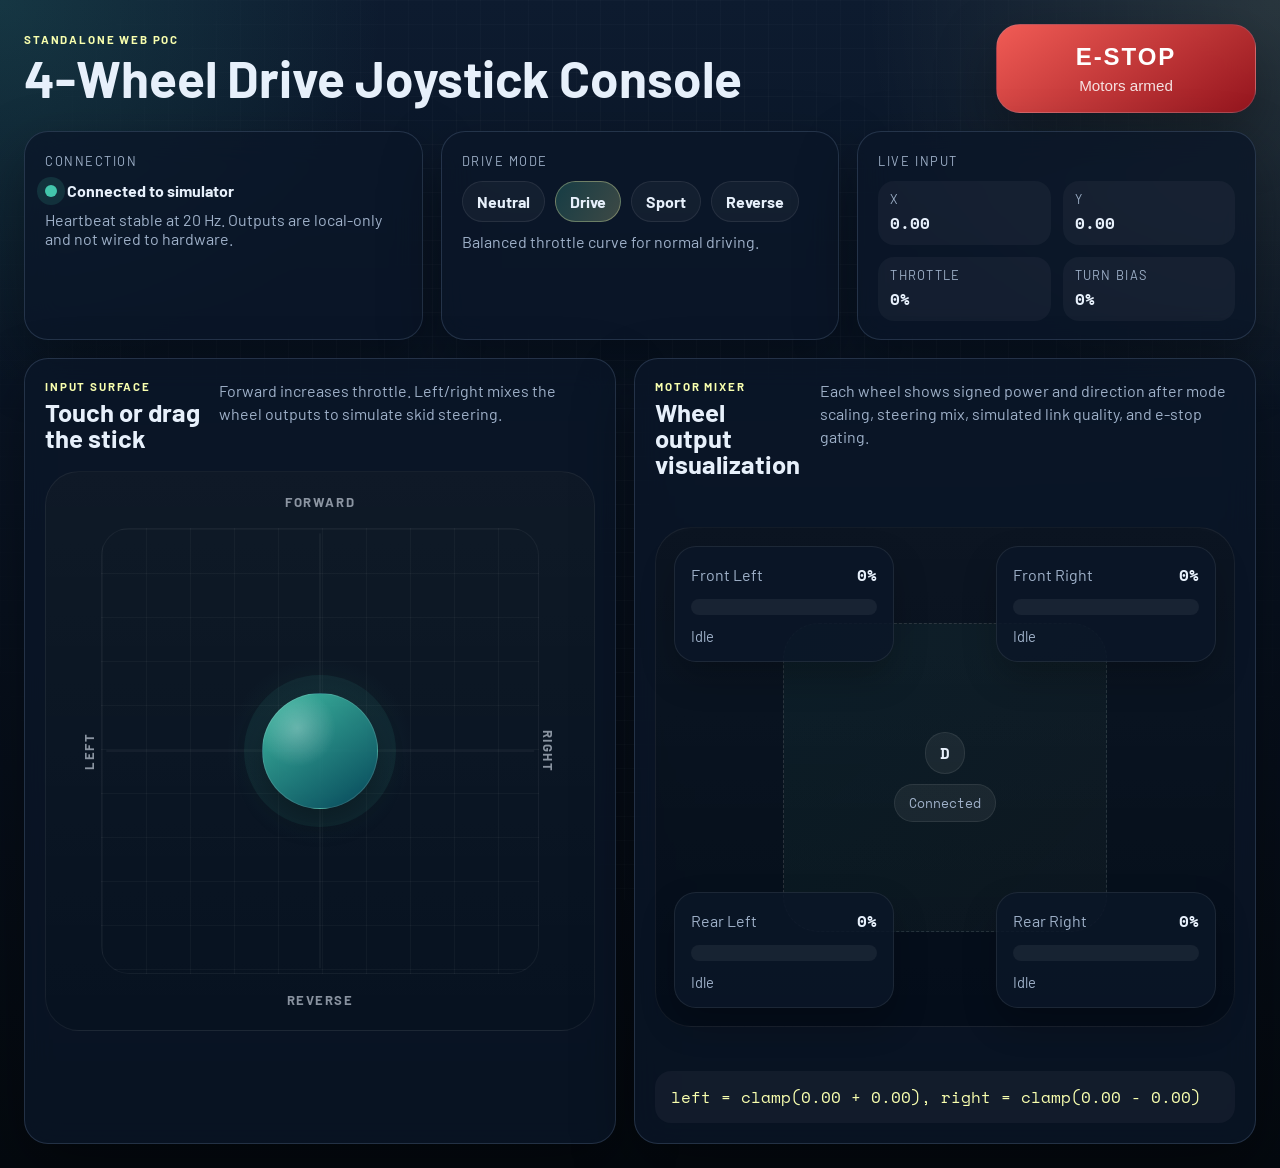
<file: joystick/index.html>
<!DOCTYPE html>
<html lang="en">
<head>
  <meta charset="UTF-8">
  <meta name="viewport" content="width=device-width, initial-scale=1.0">
  <title>Rhylon Joystick PoC</title>
  <link rel="preconnect" href="https://fonts.googleapis.com">
  <link rel="preconnect" href="https://fonts.gstatic.com" crossorigin>
  <link href="https://fonts.googleapis.com/css2?family=Barlow:wght@400;600;700;800&family=Space+Mono:wght@400;700&display=swap" rel="stylesheet">
  <link rel="stylesheet" href="./styles.css">
</head>
<body>
  <div class="app-shell">
    <header class="topbar">
      <div>
        <p class="eyebrow">Standalone Web PoC</p>
        <h1>4-Wheel Drive Joystick Console</h1>
      </div>
      <button id="estopButton" class="estop-button" type="button" aria-pressed="false">
        <span class="estop-label">E-STOP</span>
        <span id="estopDetail" class="estop-detail">Motors armed</span>
      </button>
    </header>

    <section class="status-row">
      <div class="status-card">
        <span class="card-label">Connection</span>
        <div class="status-main">
          <span id="connectionDot" class="dot dot-pending"></span>
          <strong id="connectionText">Booting simulator...</strong>
        </div>
        <p id="connectionSubtext">Initializing control loop and heartbeat.</p>
      </div>

      <div class="status-card">
        <span class="card-label">Drive Mode</span>
        <div class="mode-buttons" role="group" aria-label="Drive modes">
          <button class="mode-button" data-mode="N" type="button">Neutral</button>
          <button class="mode-button active" data-mode="D" type="button">Drive</button>
          <button class="mode-button" data-mode="S" type="button">Sport</button>
          <button class="mode-button" data-mode="R" type="button">Reverse</button>
        </div>
        <p id="modeDescription">Balanced throttle curve for normal driving.</p>
      </div>

      <div class="status-card telemetry-card">
        <span class="card-label">Live Input</span>
        <div class="telemetry-grid">
          <div>
            <span>X</span>
            <strong id="inputX">0.00</strong>
          </div>
          <div>
            <span>Y</span>
            <strong id="inputY">0.00</strong>
          </div>
          <div>
            <span>Throttle</span>
            <strong id="inputThrottle">0%</strong>
          </div>
          <div>
            <span>Turn Bias</span>
            <strong id="inputTurn">0%</strong>
          </div>
        </div>
      </div>
    </section>

    <main class="dashboard">
      <section class="joystick-panel">
        <div class="panel-header">
          <div>
            <p class="eyebrow">Input Surface</p>
            <h2>Touch or drag the stick</h2>
          </div>
          <p class="panel-copy">Forward increases throttle. Left/right mixes the wheel outputs to simulate skid steering.</p>
        </div>

        <div id="joystick" class="joystick" aria-label="Joystick input area">
          <div class="joystick-grid"></div>
          <div class="joystick-crosshair horizontal"></div>
          <div class="joystick-crosshair vertical"></div>
          <div id="joystickHandle" class="joystick-handle"></div>
          <div class="joystick-caption top">Forward</div>
          <div class="joystick-caption bottom">Reverse</div>
          <div class="joystick-caption left">Left</div>
          <div class="joystick-caption right">Right</div>
        </div>
      </section>

      <section class="motors-panel">
        <div class="panel-header">
          <div>
            <p class="eyebrow">Motor Mixer</p>
            <h2>Wheel output visualization</h2>
          </div>
          <p class="panel-copy">Each wheel shows signed power and direction after mode scaling, steering mix, simulated link quality, and e-stop gating.</p>
        </div>

        <div class="vehicle-layout">
          <div class="chassis">
            <div class="chassis-center">
              <span id="modeBadge" class="mode-badge">D</span>
              <span id="simState" class="sim-state">Connected</span>
            </div>

            <article class="wheel wheel-fl">
              <div class="wheel-header">
                <span>Front Left</span>
                <strong id="label-fl">0%</strong>
              </div>
              <div class="wheel-bar"><div id="bar-fl" class="wheel-fill"></div></div>
              <p id="dir-fl" class="wheel-direction">Idle</p>
            </article>

            <article class="wheel wheel-fr">
              <div class="wheel-header">
                <span>Front Right</span>
                <strong id="label-fr">0%</strong>
              </div>
              <div class="wheel-bar"><div id="bar-fr" class="wheel-fill"></div></div>
              <p id="dir-fr" class="wheel-direction">Idle</p>
            </article>

            <article class="wheel wheel-rl">
              <div class="wheel-header">
                <span>Rear Left</span>
                <strong id="label-rl">0%</strong>
              </div>
              <div class="wheel-bar"><div id="bar-rl" class="wheel-fill"></div></div>
              <p id="dir-rl" class="wheel-direction">Idle</p>
            </article>

            <article class="wheel wheel-rr">
              <div class="wheel-header">
                <span>Rear Right</span>
                <strong id="label-rr">0%</strong>
              </div>
              <div class="wheel-bar"><div id="bar-rr" class="wheel-fill"></div></div>
              <p id="dir-rr" class="wheel-direction">Idle</p>
            </article>
          </div>
        </div>

        <div class="formula-strip">
          <code id="mixFormula">left = throttle + turn, right = throttle - turn</code>
        </div>
      </section>
    </main>
  </div>

  <script src="./app.js"></script>
</body>
</html>
</file>
<file: joystick/styles.css>
:root {
  --bg: #08111f;
  --panel: rgba(11, 23, 40, 0.78);
  --panel-strong: rgba(8, 19, 33, 0.92);
  --border: rgba(132, 160, 197, 0.22);
  --text: #e7f0fb;
  --muted: #9fb1c9;
  --accent: #43c6ac;
  --accent-2: #f8ffae;
  --danger: #ff5f57;
  --warning: #ffbe3d;
  --shadow: 0 24px 60px rgba(0, 0, 0, 0.35);
  --radius: 24px;
}

* {
  box-sizing: border-box;
}

body {
  margin: 0;
  min-height: 100vh;
  font-family: "Barlow", sans-serif;
  color: var(--text);
  background:
    radial-gradient(circle at top left, rgba(67, 198, 172, 0.16), transparent 24rem),
    radial-gradient(circle at top right, rgba(248, 255, 174, 0.12), transparent 26rem),
    linear-gradient(180deg, #0d1b2f 0%, #07101d 52%, #04090f 100%);
}

body::before {
  content: "";
  position: fixed;
  inset: 0;
  pointer-events: none;
  background-image:
    linear-gradient(rgba(255, 255, 255, 0.025) 1px, transparent 1px),
    linear-gradient(90deg, rgba(255, 255, 255, 0.025) 1px, transparent 1px);
  background-size: 24px 24px;
  mask-image: radial-gradient(circle at center, black 45%, transparent 100%);
}

.app-shell {
  max-width: 1380px;
  margin: 0 auto;
  padding: 24px;
}

.topbar,
.status-row,
.dashboard {
  display: grid;
  gap: 18px;
}

.topbar {
  grid-template-columns: minmax(0, 1fr) 260px;
  align-items: center;
  margin-bottom: 18px;
}

.eyebrow {
  margin: 0 0 6px;
  color: var(--accent-2);
  text-transform: uppercase;
  letter-spacing: 0.16em;
  font-size: 0.72rem;
  font-weight: 700;
}

h1,
h2 {
  margin: 0;
  line-height: 1.02;
}

h1 {
  font-size: clamp(2rem, 4vw, 3.6rem);
}

h2 {
  font-size: clamp(1.35rem, 2vw, 2rem);
}

.estop-button,
.status-card,
.joystick-panel,
.motors-panel {
  border: 1px solid var(--border);
  box-shadow: var(--shadow);
  backdrop-filter: blur(16px);
}

.estop-button {
  appearance: none;
  border-radius: var(--radius);
  background: linear-gradient(145deg, rgba(255, 95, 87, 0.94), rgba(155, 20, 28, 0.94));
  color: white;
  padding: 18px 22px;
  cursor: pointer;
  transition: transform 180ms ease, box-shadow 180ms ease, filter 180ms ease;
}

.estop-button:hover {
  transform: translateY(-1px);
  box-shadow: 0 20px 40px rgba(255, 95, 87, 0.25);
}

.estop-button.active {
  background: linear-gradient(145deg, rgba(117, 14, 22, 0.98), rgba(56, 5, 8, 0.98));
  filter: saturate(0.8);
}

.estop-label,
.estop-detail {
  display: block;
}

.estop-label {
  font-size: 1.5rem;
  font-weight: 800;
  letter-spacing: 0.08em;
}

.estop-detail {
  margin-top: 6px;
  font-size: 0.95rem;
  opacity: 0.86;
}

.status-row {
  grid-template-columns: repeat(3, minmax(0, 1fr));
  margin-bottom: 18px;
}

.status-card,
.joystick-panel,
.motors-panel {
  background: var(--panel);
  border-radius: var(--radius);
}

.status-card {
  padding: 18px 20px;
}

.card-label {
  display: inline-block;
  margin-bottom: 12px;
  color: var(--muted);
  font-size: 0.8rem;
  text-transform: uppercase;
  letter-spacing: 0.12em;
}

.status-main {
  display: flex;
  align-items: center;
  gap: 10px;
  margin-bottom: 10px;
}

.dot {
  width: 12px;
  height: 12px;
  border-radius: 50%;
  flex: 0 0 auto;
}

.dot-pending {
  background: var(--warning);
  box-shadow: 0 0 0 8px rgba(255, 190, 61, 0.14);
}

.dot-online {
  background: var(--accent);
  box-shadow: 0 0 0 8px rgba(67, 198, 172, 0.14);
}

.dot-offline {
  background: var(--danger);
  box-shadow: 0 0 0 8px rgba(255, 95, 87, 0.14);
}

.status-card p {
  margin: 0;
  color: var(--muted);
}

.mode-buttons {
  display: flex;
  flex-wrap: wrap;
  gap: 10px;
  margin-bottom: 10px;
}

.mode-button {
  appearance: none;
  border: 1px solid rgba(255, 255, 255, 0.08);
  border-radius: 999px;
  padding: 10px 14px;
  background: rgba(255, 255, 255, 0.04);
  color: var(--text);
  font: inherit;
  font-weight: 700;
  cursor: pointer;
  transition: background 180ms ease, border-color 180ms ease, transform 180ms ease;
}

.mode-button.active {
  background: linear-gradient(120deg, rgba(67, 198, 172, 0.22), rgba(248, 255, 174, 0.22));
  border-color: rgba(248, 255, 174, 0.32);
}

.mode-button:hover {
  transform: translateY(-1px);
}

.telemetry-grid {
  display: grid;
  grid-template-columns: repeat(2, minmax(0, 1fr));
  gap: 12px;
}

.telemetry-grid div {
  padding: 10px 12px;
  border-radius: 16px;
  background: rgba(255, 255, 255, 0.04);
}

.telemetry-grid span,
.wheel-header span,
.wheel-direction,
.panel-copy,
#connectionSubtext,
#modeDescription {
  color: var(--muted);
}

.telemetry-grid span {
  display: block;
  margin-bottom: 4px;
  font-size: 0.8rem;
  text-transform: uppercase;
  letter-spacing: 0.1em;
}

.telemetry-grid strong,
.wheel-header strong,
.mode-badge,
.sim-state,
#mixFormula {
  font-family: "Space Mono", monospace;
}

.dashboard {
  grid-template-columns: minmax(320px, 1fr) minmax(420px, 1.05fr);
}

.joystick-panel,
.motors-panel {
  padding: 20px;
}

.panel-header {
  display: flex;
  justify-content: space-between;
  align-items: flex-start;
  gap: 16px;
  margin-bottom: 20px;
}

.panel-copy {
  max-width: 28rem;
  margin: 0;
  line-height: 1.45;
}

.joystick {
  position: relative;
  min-height: 560px;
  border-radius: calc(var(--radius) + 10px);
  background:
    radial-gradient(circle at center, rgba(67, 198, 172, 0.11), transparent 24%),
    linear-gradient(180deg, rgba(255, 255, 255, 0.03), transparent),
    var(--panel-strong);
  border: 1px solid rgba(255, 255, 255, 0.06);
  overflow: hidden;
  touch-action: none;
}

.joystick-grid,
.joystick-crosshair,
.joystick-handle {
  position: absolute;
}

.joystick-grid {
  inset: 10%;
  border-radius: 28px;
  border: 1px solid rgba(255, 255, 255, 0.05);
  background-image:
    linear-gradient(rgba(255, 255, 255, 0.035) 1px, transparent 1px),
    linear-gradient(90deg, rgba(255, 255, 255, 0.035) 1px, transparent 1px);
  background-size: 44px 44px;
}

.joystick-crosshair {
  left: 50%;
  top: 50%;
  transform: translate(-50%, -50%);
  background: rgba(255, 255, 255, 0.08);
}

.joystick-crosshair.horizontal {
  width: 78%;
  height: 1px;
}

.joystick-crosshair.vertical {
  width: 1px;
  height: 78%;
}

.joystick-handle {
  left: 50%;
  top: 50%;
  width: 116px;
  height: 116px;
  margin-left: -58px;
  margin-top: -58px;
  border-radius: 50%;
  background:
    radial-gradient(circle at 30% 30%, rgba(255, 255, 255, 0.28), transparent 34%),
    linear-gradient(145deg, rgba(67, 198, 172, 0.92), rgba(5, 75, 94, 0.9));
  border: 1px solid rgba(255, 255, 255, 0.12);
  box-shadow:
    0 12px 24px rgba(0, 0, 0, 0.34),
    0 0 0 18px rgba(67, 198, 172, 0.08);
  transition: transform 100ms linear, box-shadow 180ms ease;
}

.joystick.dragging .joystick-handle {
  box-shadow:
    0 16px 30px rgba(0, 0, 0, 0.45),
    0 0 0 22px rgba(67, 198, 172, 0.14);
}

.joystick.estop .joystick-handle {
  background:
    radial-gradient(circle at 30% 30%, rgba(255, 255, 255, 0.18), transparent 34%),
    linear-gradient(145deg, rgba(145, 35, 35, 0.96), rgba(71, 13, 13, 0.96));
}

.joystick-caption {
  position: absolute;
  color: rgba(231, 240, 251, 0.58);
  font-size: 0.82rem;
  font-weight: 700;
  text-transform: uppercase;
  letter-spacing: 0.12em;
}

.joystick-caption.top {
  top: 22px;
  left: 50%;
  transform: translateX(-50%);
}

.joystick-caption.bottom {
  bottom: 22px;
  left: 50%;
  transform: translateX(-50%);
}

.joystick-caption.left {
  left: 24px;
  top: 50%;
  transform: translateY(-50%) rotate(-90deg);
}

.joystick-caption.right {
  right: 24px;
  top: 50%;
  transform: translateY(-50%) rotate(90deg);
}

.vehicle-layout {
  min-height: 560px;
  display: grid;
  place-items: center;
}

.chassis {
  position: relative;
  width: min(100%, 620px);
  min-height: 500px;
  padding: 26px;
  border-radius: 36px;
  background:
    linear-gradient(180deg, rgba(255, 255, 255, 0.03), rgba(255, 255, 255, 0)),
    rgba(4, 12, 23, 0.64);
  border: 1px solid rgba(255, 255, 255, 0.06);
}

.chassis::before {
  content: "";
  position: absolute;
  inset: 19% 22%;
  border-radius: 36px;
  border: 1px dashed rgba(255, 255, 255, 0.12);
  background: linear-gradient(135deg, rgba(67, 198, 172, 0.06), rgba(248, 255, 174, 0.03));
}

.chassis-center {
  position: absolute;
  inset: 50% auto auto 50%;
  transform: translate(-50%, -50%);
  z-index: 1;
  display: flex;
  flex-direction: column;
  align-items: center;
  gap: 10px;
}

.mode-badge,
.sim-state {
  border-radius: 999px;
  padding: 8px 14px;
  background: rgba(255, 255, 255, 0.06);
  border: 1px solid rgba(255, 255, 255, 0.08);
}

.mode-badge {
  font-size: 1rem;
  font-weight: 700;
}

.sim-state {
  font-size: 0.84rem;
  color: var(--muted);
}

.wheel {
  position: absolute;
  z-index: 2;
  width: 220px;
  padding: 16px;
  border-radius: 22px;
  background: rgba(11, 23, 40, 0.86);
  border: 1px solid rgba(255, 255, 255, 0.08);
  box-shadow: 0 16px 34px rgba(0, 0, 0, 0.22);
}

.wheel-fl { top: 18px; left: 18px; }
.wheel-fr { top: 18px; right: 18px; }
.wheel-rl { bottom: 18px; left: 18px; }
.wheel-rr { bottom: 18px; right: 18px; }

.wheel-header {
  display: flex;
  justify-content: space-between;
  gap: 16px;
  align-items: baseline;
  margin-bottom: 12px;
}

.wheel-header strong {
  font-size: 1rem;
}

.wheel-bar {
  height: 16px;
  border-radius: 999px;
  background: rgba(255, 255, 255, 0.06);
  overflow: hidden;
}

.wheel-fill {
  width: 0%;
  height: 100%;
  border-radius: inherit;
  background: linear-gradient(90deg, #49dcb1, #f8ffae);
  transition: width 90ms linear, filter 180ms ease, background 180ms ease;
}

.wheel-fill.reverse {
  background: linear-gradient(90deg, #ffbe3d, #ff6d57);
}

.wheel-fill.idle {
  filter: grayscale(0.72) brightness(0.7);
}

.wheel-direction {
  margin: 12px 0 0;
  font-size: 0.92rem;
}

.formula-strip {
  margin-top: 14px;
  padding: 14px 16px;
  border-radius: 16px;
  background: rgba(255, 255, 255, 0.04);
  color: var(--accent-2);
}

#mixFormula {
  display: block;
  white-space: nowrap;
  overflow: auto;
}

@media (max-width: 1100px) {
  .topbar,
  .status-row,
  .dashboard {
    grid-template-columns: 1fr;
  }

  .joystick,
  .vehicle-layout {
    min-height: 480px;
  }
}

@media (max-width: 720px) {
  .app-shell {
    padding: 16px;
  }

  .joystick {
    min-height: 400px;
  }

  .vehicle-layout {
    min-height: 620px;
  }

  .wheel {
    width: calc(50% - 20px);
    min-width: 140px;
  }

  .panel-header {
    flex-direction: column;
  }
}
</file>
